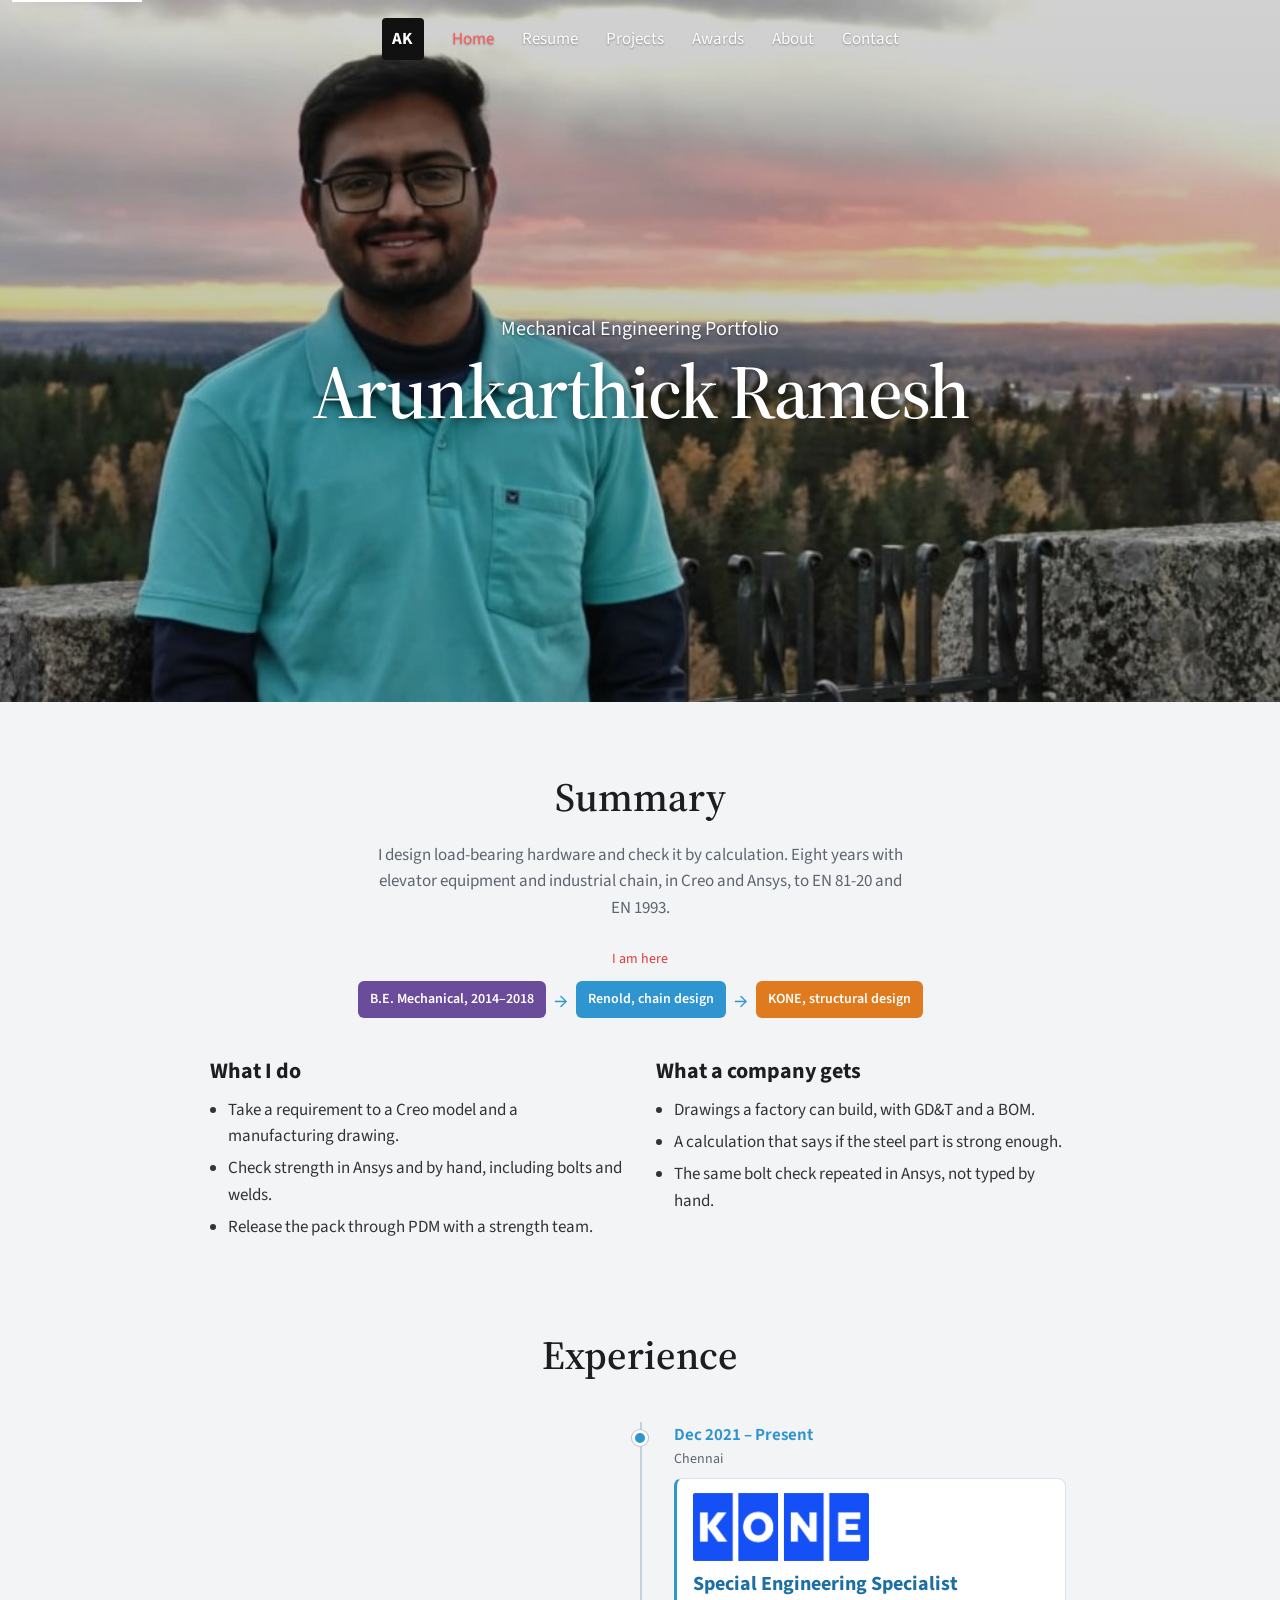
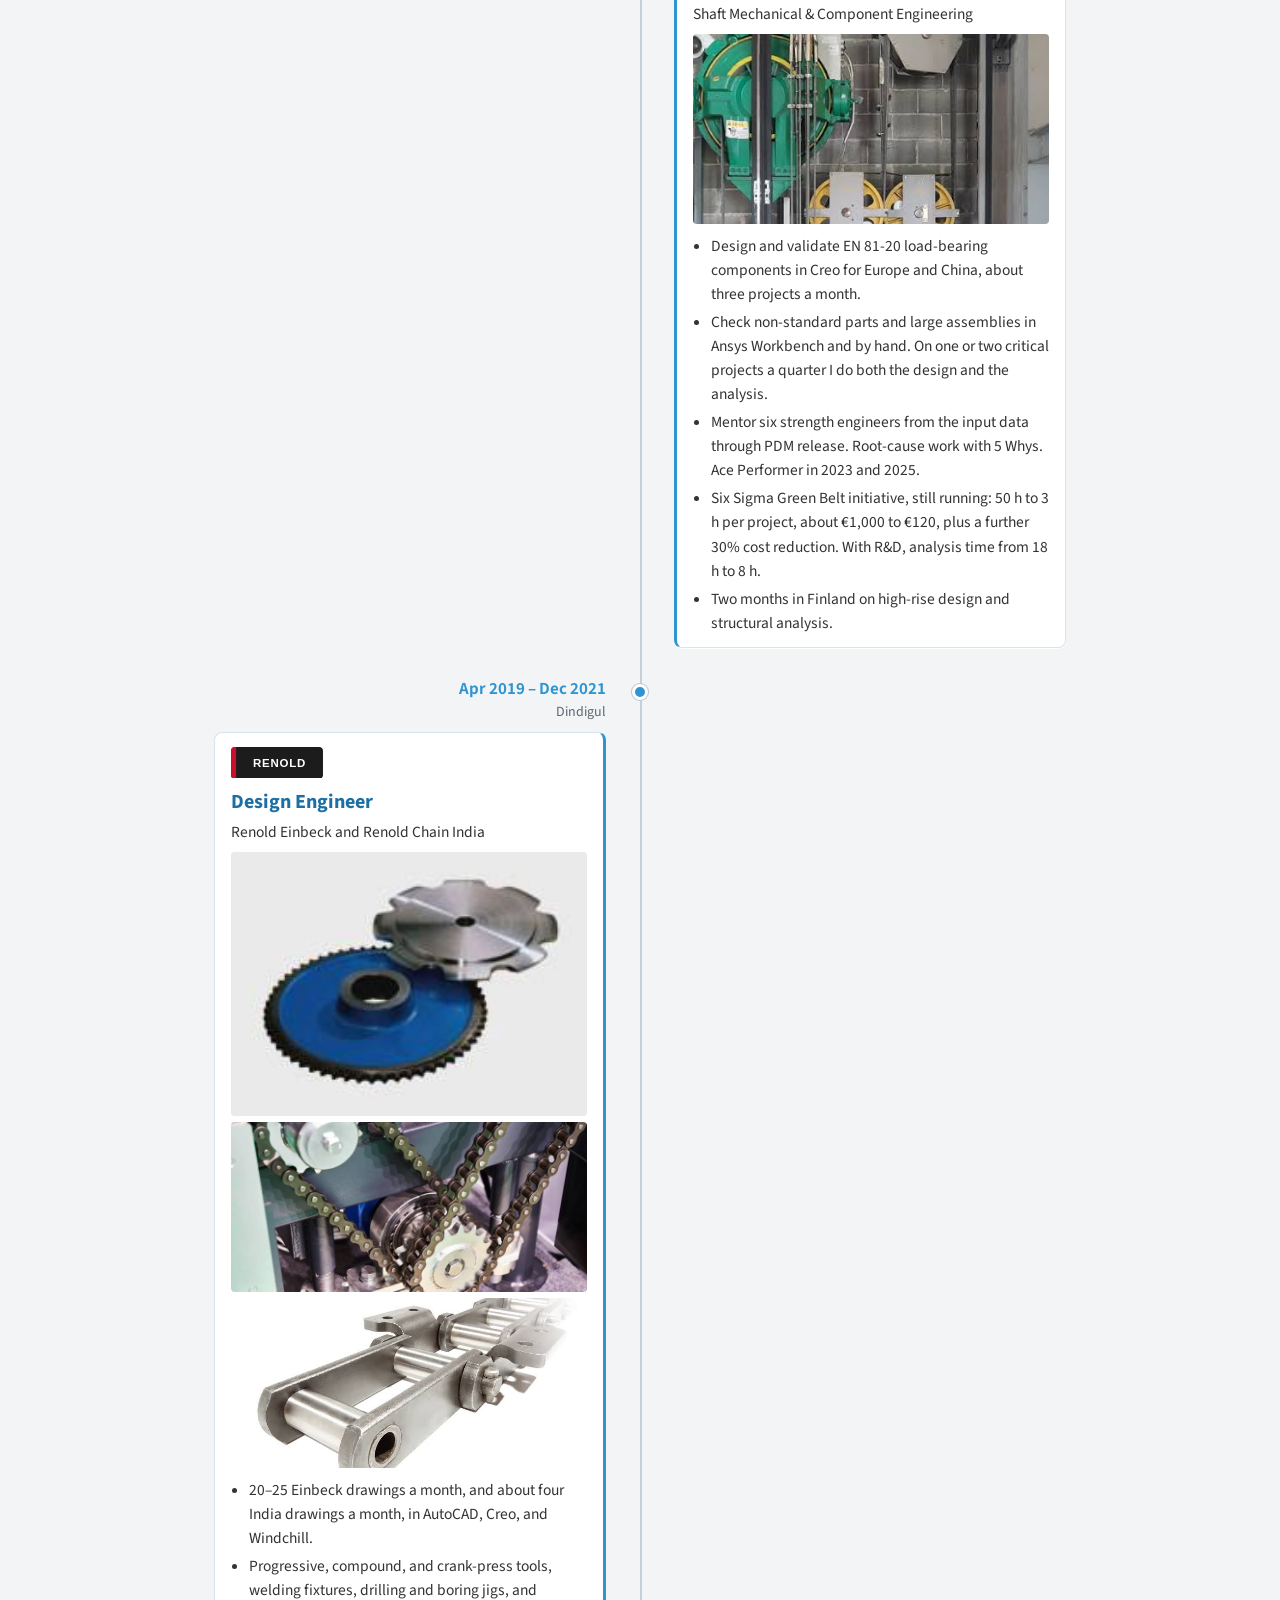
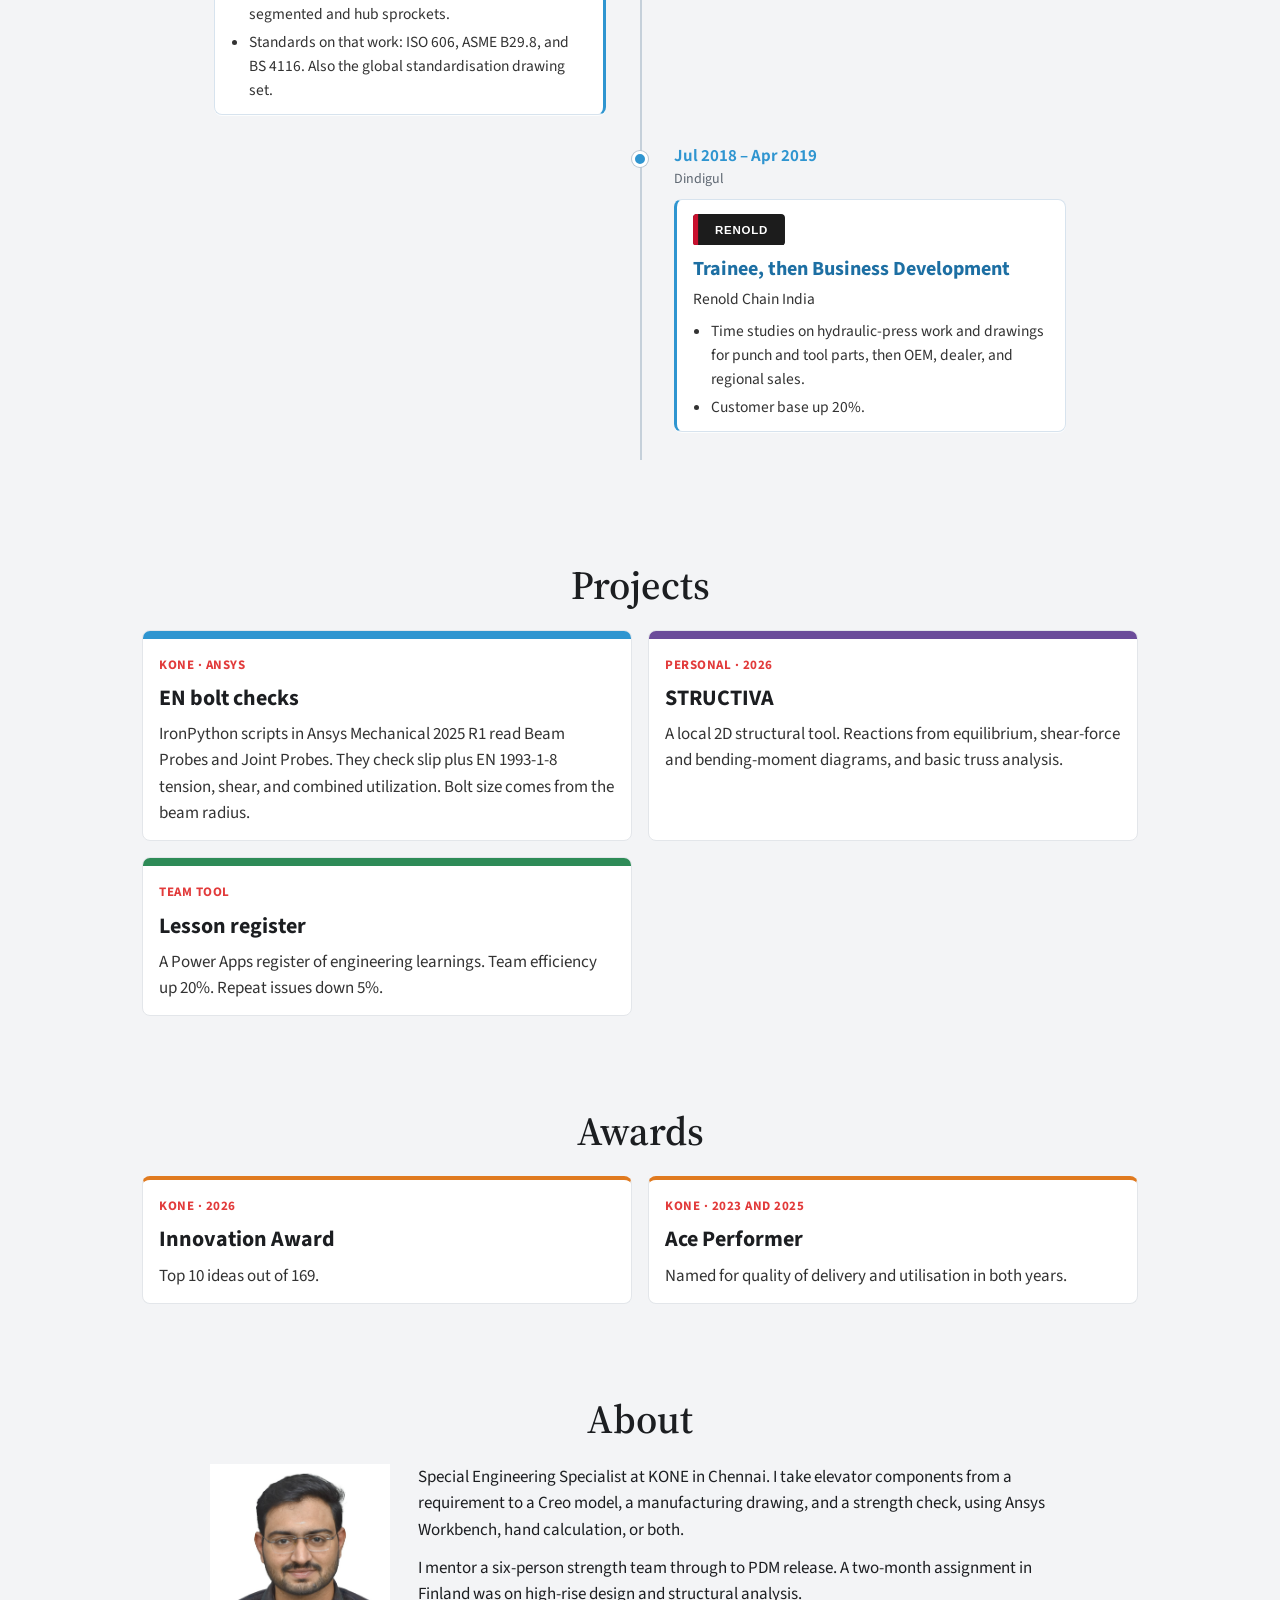
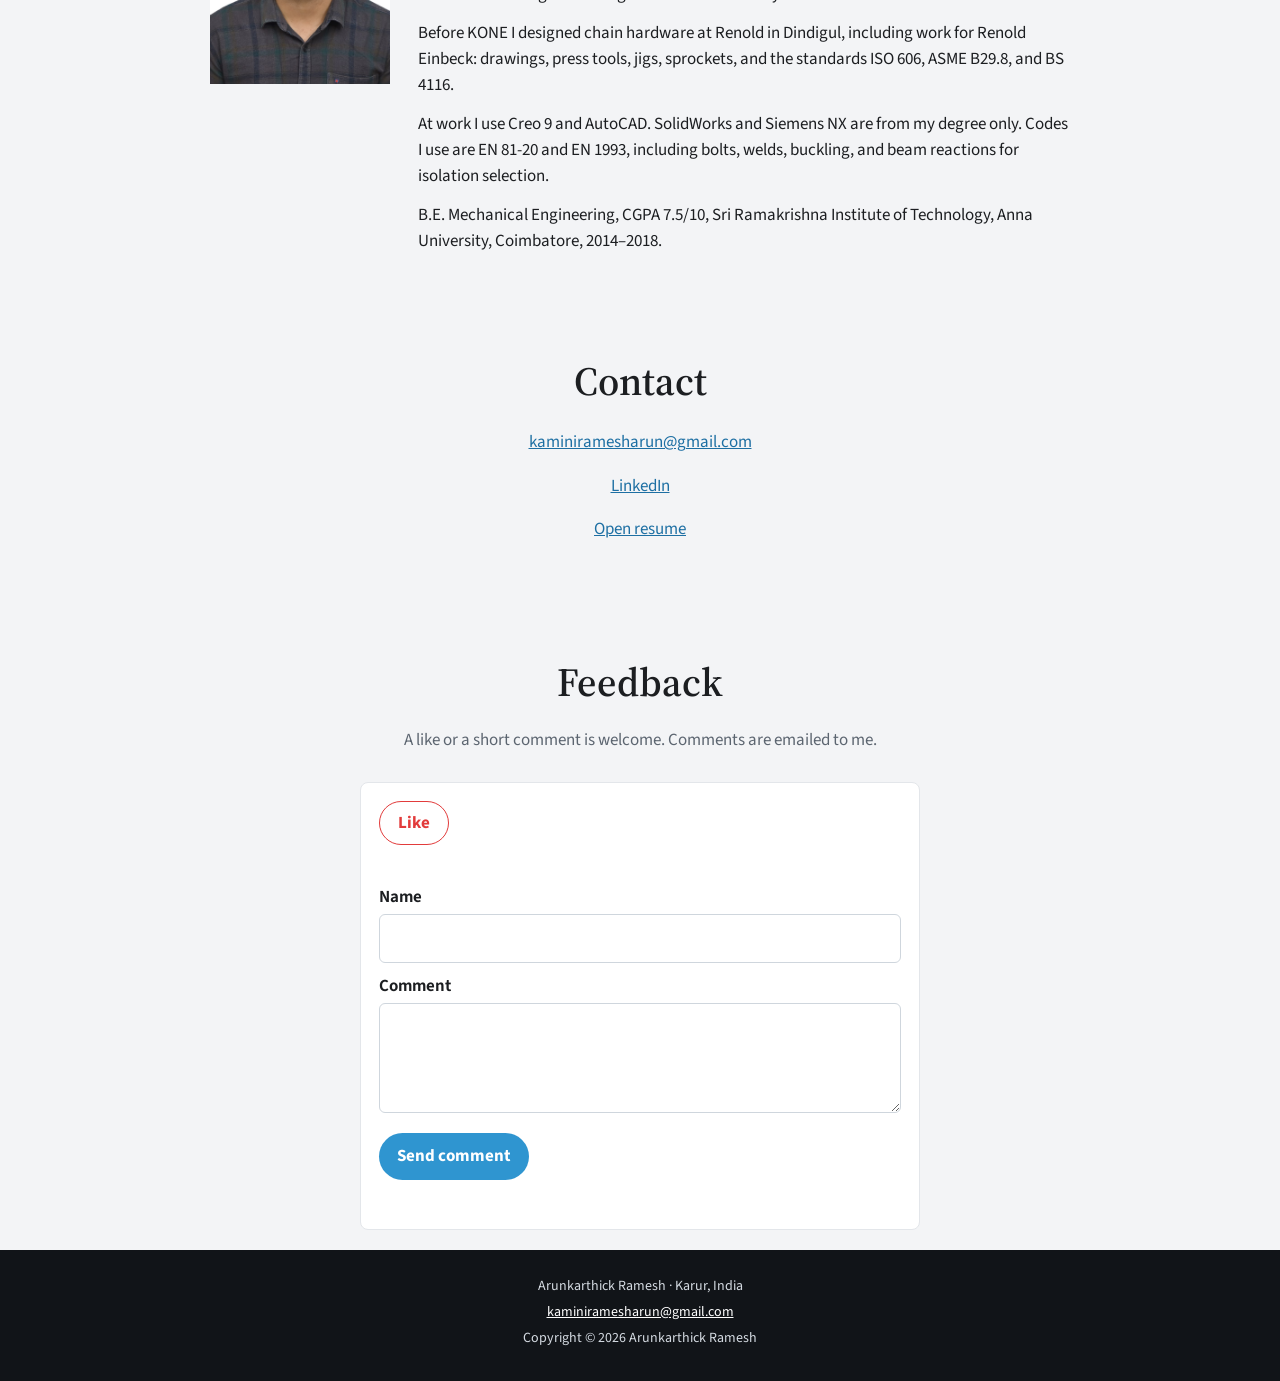
<file: index.html>
<!DOCTYPE html>
<html lang="en">
<head>
  <meta charset="utf-8">
  <meta name="viewport" content="width=device-width, initial-scale=1">
  <title>Mechanical Engineering Portfolio — Arunkarthick Ramesh</title>
  <meta name="description" content="Portfolio of Arunkarthick Ramesh, mechanical design and structural engineer. Creo, Ansys, EN 81-20, EN 1993.">
  <link rel="preconnect" href="https://fonts.googleapis.com">
  <link rel="preconnect" href="https://fonts.gstatic.com" crossorigin>
  <link href="https://fonts.googleapis.com/css2?family=IBM+Plex+Mono:wght@400;500&family=Source+Sans+3:wght@400;600;700&family=Source+Serif+4:opsz,wght@8..60,500;8..60,600&display=swap" rel="stylesheet">
  <link rel="stylesheet" href="css/styles.css">
  <link rel="icon" href="images/portrait.jpg">
</head>
<body>
  <a class="skip" href="#top">Skip to content</a>
  <header class="hero" id="top">
    <nav class="nav" aria-label="Primary">
      <a class="mark" href="#top" aria-label="Home">AK</a>
      <a href="#top" aria-current="page">Home</a>
      <a href="resume.html">Resume</a>
      <a href="#projects">Projects</a>
      <a href="#awards">Awards</a>
      <a href="#about">About</a>
      <a href="#contact">Contact</a>
    </nav>
    <div>
      <p>Mechanical Engineering Portfolio</p>
      <h1>Arunkarthick Ramesh</h1>
    </div>
  </header>

  <main>
    <section class="wrap" id="summary">
      <h2>Summary</h2>
      <p class="center">
        I design load-bearing hardware and check it by calculation.
        Eight years with elevator equipment and industrial chain, in Creo and Ansys, to EN 81-20 and EN 1993.
      </p>
      <p class="here">I am here</p>
      <div class="path" aria-label="Career path">
        <span class="pill study">B.E. Mechanical, 2014–2018</span>
        <span class="arrow" aria-hidden="true">→</span>
        <span class="pill renold">Renold, chain design</span>
        <span class="arrow" aria-hidden="true">→</span>
        <span class="pill now">KONE, structural design</span>
      </div>
      <div class="split">
        <div>
          <h3>What I do</h3>
          <ul>
            <li>Take a requirement to a Creo model and a manufacturing drawing.</li>
            <li>Check strength in Ansys and by hand, including bolts and welds.</li>
            <li>Release the pack through PDM with a strength team.</li>
          </ul>
        </div>
        <div>
          <h3>What a company gets</h3>
          <ul>
            <li>Drawings a factory can build, with GD&amp;T and a BOM.</li>
            <li>A calculation that says if the steel part is strong enough.</li>
            <li>The same bolt check repeated in Ansys, not typed by hand.</li>
          </ul>
        </div>
      </div>
    </section>

    <section class="wrap" id="experience">
      <h2>Experience</h2>
      <div class="timeline">
        <article class="item right">
          <span class="dot" aria-hidden="true"></span>
          <p class="when">Dec 2021 – Present</p>
          <p class="where">Chennai</p>
          <div class="card">
            <div class="card-head">
              <img class="brand-kone" src="images/logo-kone.png" alt="KONE">
              <div>
                <h3>Special Engineering Specialist</h3>
                <p>Shaft Mechanical &amp; Component Engineering</p>
              </div>
            </div>
            <figure class="shot">
              <img src="images/kone-shaft.png" alt="Elevator machine, ropes, and counterweight in a shaft">
            </figure>
            <ul>
              <li>Design and validate EN 81-20 load-bearing components in Creo for Europe and China, about three projects a month.</li>
              <li>Check non-standard parts and large assemblies in Ansys Workbench and by hand. On one or two critical projects a quarter I do both the design and the analysis.</li>
              <li>Mentor six strength engineers from the input data through PDM release. Root-cause work with 5 Whys. Ace Performer in 2023 and 2025.</li>
              <li>Six Sigma Green Belt initiative, still running: 50 h to 3 h per project, about €1,000 to €120, plus a further 30% cost reduction. With R&amp;D, analysis time from 18 h to 8 h.</li>
              <li>Two months in Finland on high-rise design and structural analysis.</li>
            </ul>
          </div>
        </article>
        <article class="item left">
          <span class="dot" aria-hidden="true"></span>
          <p class="when">Apr 2019 – Dec 2021</p>
          <p class="where">Dindigul</p>
          <div class="card">
            <div class="card-head">
              <img src="images/logo-renold.svg" alt="Renold">
              <div>
                <h3>Design Engineer</h3>
                <p>Renold Einbeck and Renold Chain India</p>
              </div>
            </div>
            <div class="shots">
              <img class="part" src="images/renold-sprocket.png" alt="Hub and segmented sprockets">
              <img class="scene" src="images/renold-transmission.png" alt="Chain transmission on a sprocket">
              <img class="scene" src="images/renold-chain.png" alt="Attachment chain">
            </div>
            <ul>
              <li>20–25 Einbeck drawings a month, and about four India drawings a month, in AutoCAD, Creo, and Windchill.</li>
              <li>Progressive, compound, and crank-press tools, welding fixtures, drilling and boring jigs, and segmented and hub sprockets.</li>
              <li>Standards on that work: ISO 606, ASME B29.8, and BS 4116. Also the global standardisation drawing set.</li>
            </ul>
          </div>
        </article>
        <article class="item right">
          <span class="dot" aria-hidden="true"></span>
          <p class="when">Jul 2018 – Apr 2019</p>
          <p class="where">Dindigul</p>
          <div class="card">
            <div class="card-head">
              <img src="images/logo-renold.svg" alt="Renold">
              <div>
                <h3>Trainee, then Business Development</h3>
                <p>Renold Chain India</p>
              </div>
            </div>
            <ul>
              <li>Time studies on hydraulic-press work and drawings for punch and tool parts, then OEM, dealer, and regional sales.</li>
              <li>Customer base up 20%.</li>
            </ul>
          </div>
        </article>
      </div>
    </section>

    <section class="wrap" id="projects">
      <h2>Projects</h2>
      <div class="projects">
        <article class="project">
          <div class="band"></div>
          <div class="body">
            <div class="tag">KONE · Ansys</div>
            <h3>EN bolt checks</h3>
            <p>IronPython scripts in Ansys Mechanical 2025 R1 read Beam Probes and Joint Probes. They check slip plus EN 1993-1-8 tension, shear, and combined utilization. Bolt size comes from the beam radius.</p>
          </div>
        </article>
        <article class="project personal">
          <div class="band"></div>
          <div class="body">
            <div class="tag">Personal · 2026</div>
            <h3>STRUCTIVA</h3>
            <p>A local 2D structural tool. Reactions from equilibrium, shear-force and bending-moment diagrams, and basic truss analysis.</p>
          </div>
        </article>
        <article class="project team">
          <div class="band"></div>
          <div class="body">
            <div class="tag">Team tool</div>
            <h3>Lesson register</h3>
            <p>A Power Apps register of engineering learnings. Team efficiency up 20%. Repeat issues down 5%.</p>
          </div>
        </article>
      </div>
    </section>

    <section class="wrap" id="awards">
      <h2>Awards</h2>
      <div class="awards">
        <article class="award">
          <div class="tag">KONE · 2026</div>
          <h3>Innovation Award</h3>
          <p>Top 10 ideas out of 169.</p>
        </article>
        <article class="award">
          <div class="tag">KONE · 2023 and 2025</div>
          <h3>Ace Performer</h3>
          <p>Named for quality of delivery and utilisation in both years.</p>
        </article>
      </div>
    </section>

    <section class="wrap" id="about">
      <h2>About</h2>
      <div class="about">
        <img src="images/portrait.jpg" alt="Portrait of Arunkarthick Ramesh">
        <div>
          <p>Special Engineering Specialist at KONE in Chennai. I take elevator components from a requirement to a Creo model, a manufacturing drawing, and a strength check, using Ansys Workbench, hand calculation, or both.</p>
          <p>I mentor a six-person strength team through to PDM release. A two-month assignment in Finland was on high-rise design and structural analysis.</p>
          <p>Before KONE I designed chain hardware at Renold in Dindigul, including work for Renold Einbeck: drawings, press tools, jigs, sprockets, and the standards ISO 606, ASME B29.8, and BS 4116.</p>
          <p>At work I use Creo 9 and AutoCAD. SolidWorks and Siemens NX are from my degree only. Codes I use are EN 81-20 and EN 1993, including bolts, welds, buckling, and beam reactions for isolation selection.</p>
          <p>B.E. Mechanical Engineering, CGPA 7.5/10, Sri Ramakrishna Institute of Technology, Anna University, Coimbatore, 2014–2018.</p>
        </div>
      </div>
    </section>

    <section class="wrap contact" id="contact">
      <h2>Contact</h2>
      <p><a href="mailto:kaminiramesharun@gmail.com">kaminiramesharun@gmail.com</a></p>
      <p><a href="https://www.linkedin.com/in/r-arun-karthick-445a8310a/" target="_blank" rel="noopener">LinkedIn</a></p>
      <p><a href="resume.html">Open resume</a></p>
    </section>

    <section class="wrap" id="feedback">
      <h2>Feedback</h2>
      <p class="center">A like or a short comment is welcome. Comments are emailed to me.</p>
      <div class="feedback-box">
        <button class="like" id="like" type="button" aria-pressed="false">Like</button>
        <p class="like-note" id="like-note"></p>
        <form id="note-form">
          <label for="note-name">Name</label>
          <input id="note-name" name="name" autocomplete="name" maxlength="80">
          <label for="note-body">Comment</label>
          <textarea id="note-body" name="message" required maxlength="2000"></textarea>
          <button class="send" type="submit">Send comment</button>
          <p class="note-status" id="note-status" role="status"></p>
        </form>
      </div>
    </section>
  </main>
  <script>
    (function () {
      var like = document.getElementById("like");
      var note = document.getElementById("like-note");
      var liked = localStorage.getItem("ak-like") === "1";
      function paintLike() {
        like.setAttribute("aria-pressed", liked ? "true" : "false");
        like.textContent = liked ? "Liked" : "Like";
        note.textContent = liked ? "Thank you. This like stays on this browser." : "";
      }
      paintLike();
      like.addEventListener("click", function () {
        liked = !liked;
        localStorage.setItem("ak-like", liked ? "1" : "0");
        paintLike();
      });

      var form = document.getElementById("note-form");
      var status = document.getElementById("note-status");
      form.addEventListener("submit", function (event) {
        event.preventDefault();
        var message = document.getElementById("note-body").value.trim();
        var name = document.getElementById("note-name").value.trim();
        if (!message) return;
        status.textContent = "Sending…";
        fetch("https://formsubmit.co/ajax/kaminiramesharun@gmail.com", {
          method: "POST",
          headers: { "Content-Type": "application/json", Accept: "application/json" },
          body: JSON.stringify({
            name: name || "Anonymous",
            message: message,
            _subject: "Portfolio feedback",
            _template: "table",
            _captcha: "false"
          })
        }).then(function (res) {
          if (!res.ok) throw new Error("send failed");
          form.reset();
          status.textContent = "Sent. Thank you.";
        }).catch(function () {
          status.textContent = "The page could not send that. Email kaminiramesharun@gmail.com instead.";
        });
      });
    })();
  </script>

  <footer class="site-footer">
    <p>Arunkarthick Ramesh · Karur, India</p>
    <p><a href="mailto:kaminiramesharun@gmail.com">kaminiramesharun@gmail.com</a></p>
    <p>Copyright © 2026 Arunkarthick Ramesh</p>
  </footer>
</body>
</html>
</file>
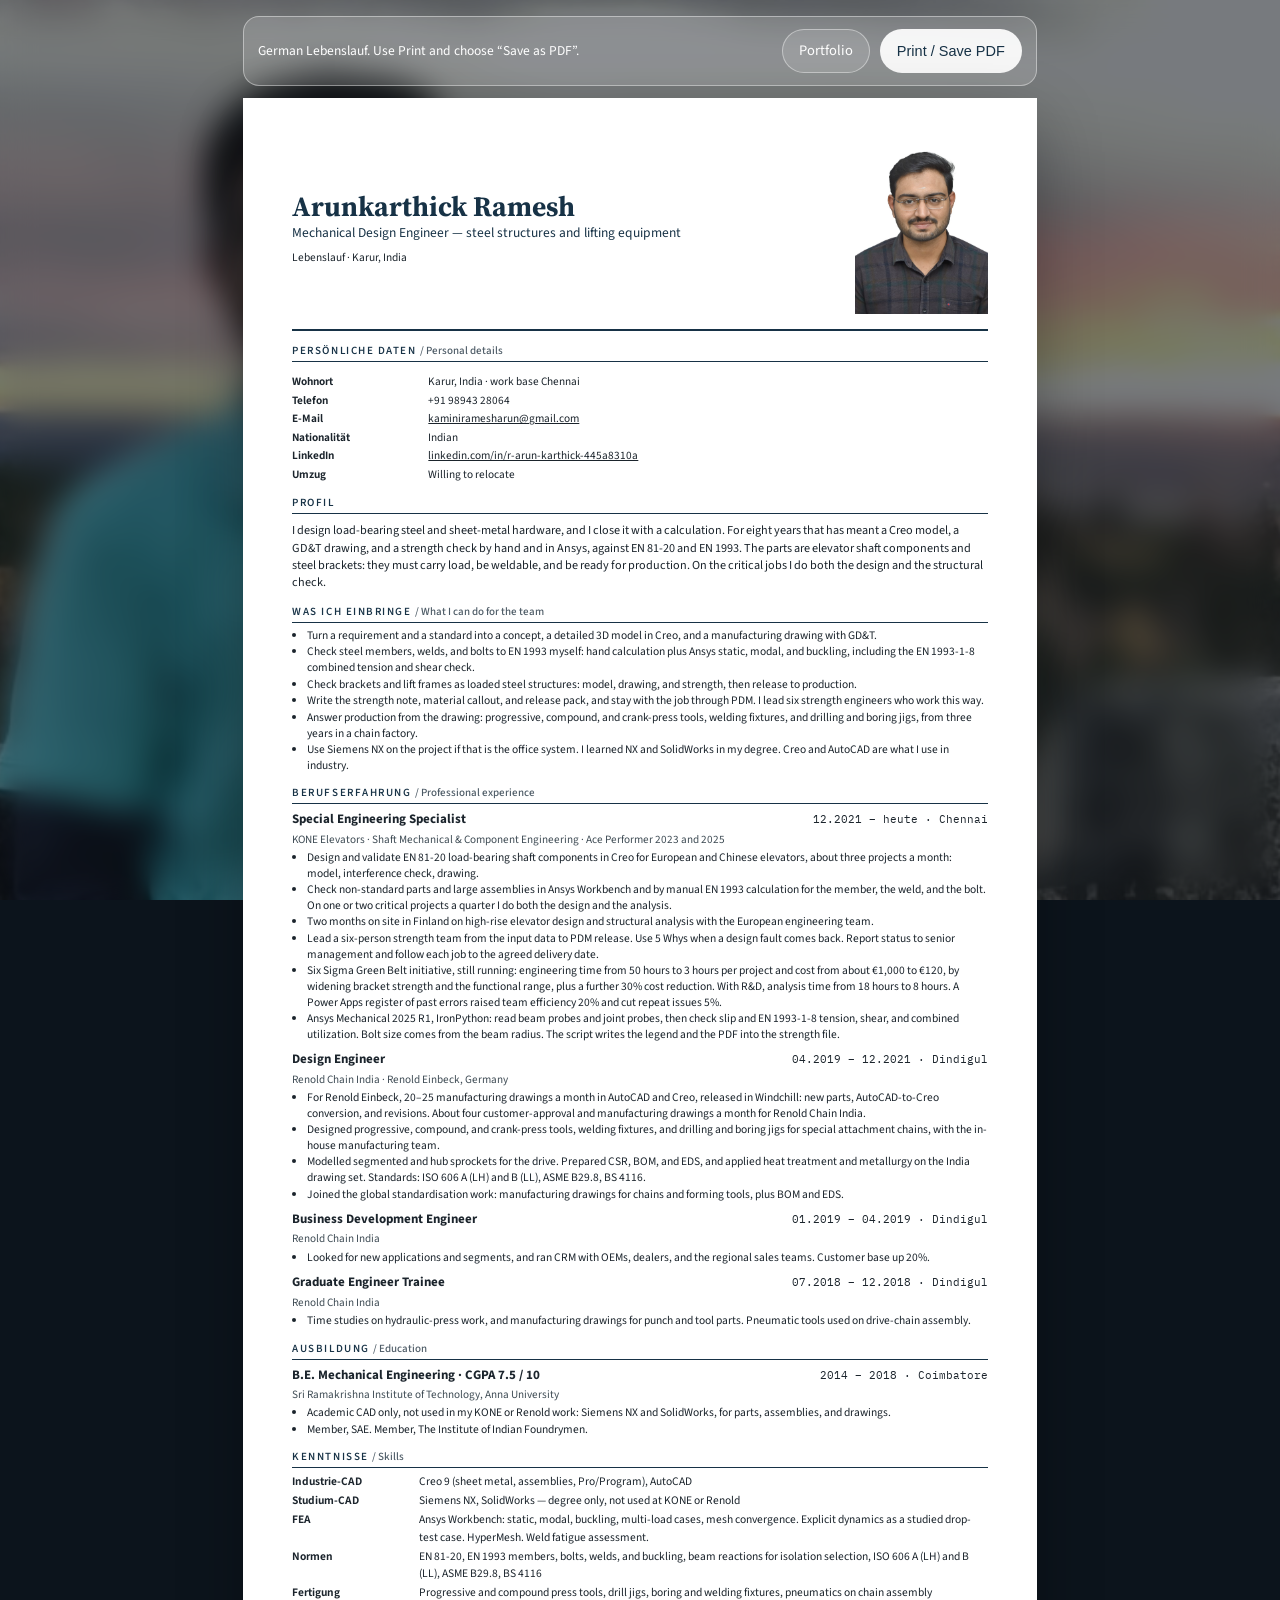
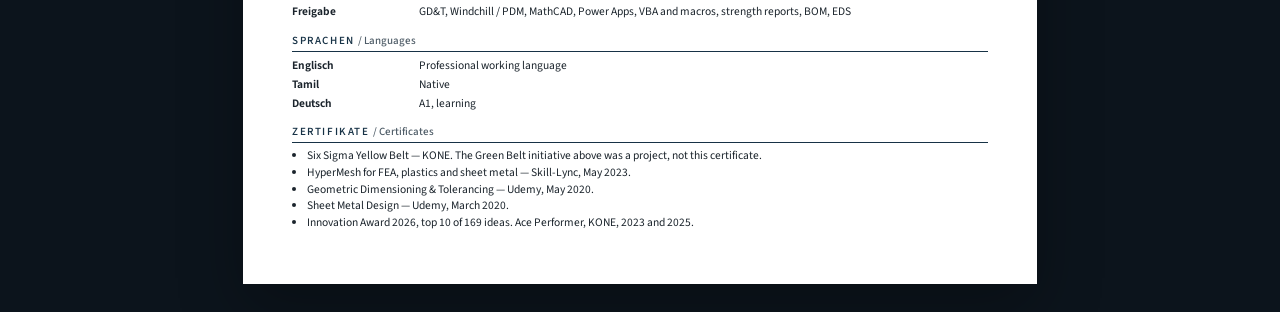
<file: resume.html>
<!DOCTYPE html>
<html lang="en">
<head>
  <meta charset="utf-8">
  <meta name="viewport" content="width=device-width, initial-scale=1">
  <title>Lebenslauf — Arunkarthick Ramesh</title>
  <link rel="preconnect" href="https://fonts.googleapis.com">
  <link rel="preconnect" href="https://fonts.gstatic.com" crossorigin>
  <link href="https://fonts.googleapis.com/css2?family=IBM+Plex+Mono:wght@400;500&family=Source+Sans+3:wght@400;600;700&family=Source+Serif+4:opsz,wght@8..60,560;8..60,650&display=swap" rel="stylesheet">
  <link rel="stylesheet" href="css/styles.css">
</head>
<body class="sheet-view">
  <div class="toolbar no-print">
    <p>German Lebenslauf. Use Print and choose “Save as PDF”.</p>
    <div class="actions">
      <a class="btn ghost" href="index.html">Portfolio</a>
      <button class="btn" type="button" onclick="window.print()">Print / Save PDF</button>
    </div>
  </div>

  <article class="sheet">
    <header class="cv-head">
      <div>
        <h1>Arunkarthick Ramesh</h1>
        <p class="role-line">Mechanical Design Engineer — steel structures and lifting equipment</p>
        <p class="contact">Lebenslauf · Karur, India</p>
      </div>
      <img class="cv-photo" src="images/portrait.jpg" alt="Portrait of Arunkarthick Ramesh">
    </header>

    <h2>Persönliche Daten <span class="en">/ Personal details</span></h2>
    <dl class="pdata">
      <dt>Wohnort</dt>
      <dd>Karur, India · work base Chennai</dd>
      <dt>Telefon</dt>
      <dd>+91 98943 28064</dd>
      <dt>E-Mail</dt>
      <dd><a href="mailto:kaminiramesharun@gmail.com">kaminiramesharun@gmail.com</a></dd>
      <dt>Nationalität</dt>
      <dd>Indian</dd>
      <dt>LinkedIn</dt>
      <dd><a href="https://www.linkedin.com/in/r-arun-karthick-445a8310a/">linkedin.com/in/r-arun-karthick-445a8310a</a></dd>
      <dt>Umzug</dt>
      <dd>Willing to relocate</dd>
    </dl>

    <h2>Profil</h2>
    <p class="summary">
      I design load-bearing steel and sheet-metal hardware, and I close it with a calculation.
      For eight years that has meant a Creo model, a GD&amp;T drawing, and a strength check
      by hand and in Ansys, against EN 81-20 and EN 1993. The parts are elevator shaft
      components and steel brackets: they must carry load, be weldable, and be ready
      for production. On the critical jobs I do both the design and the structural check.
    </p>

    <h2>Was ich einbringe <span class="en">/ What I can do for the team</span></h2>
    <ul class="compact">
      <li>Turn a requirement and a standard into a concept, a detailed 3D model in Creo, and a manufacturing drawing with GD&amp;T.</li>
      <li>Check steel members, welds, and bolts to EN 1993 myself: hand calculation plus Ansys static, modal, and buckling, including the EN 1993-1-8 combined tension and shear check.</li>
      <li>Check brackets and lift frames as loaded steel structures: model, drawing, and strength, then release to production.</li>
      <li>Write the strength note, material callout, and release pack, and stay with the job through PDM. I lead six strength engineers who work this way.</li>
      <li>Answer production from the drawing: progressive, compound, and crank-press tools, welding fixtures, and drilling and boring jigs, from three years in a chain factory.</li>
      <li>Use Siemens NX on the project if that is the office system. I learned NX and SolidWorks in my degree. Creo and AutoCAD are what I use in industry.</li>
    </ul>

    <h2>Berufserfahrung <span class="en">/ Professional experience</span></h2>

    <section class="entry">
      <div class="entry-top">
        <h3>Special Engineering Specialist</h3>
        <span class="dates">12.2021 – heute · Chennai</span>
      </div>
      <p class="meta">KONE Elevators · Shaft Mechanical &amp; Component Engineering · Ace Performer 2023 and 2025</p>
        <ul>
          <li>Design and validate EN 81-20 load-bearing shaft components in Creo for European and Chinese elevators, about three projects a month: model, interference check, drawing.</li>
          <li>Check non-standard parts and large assemblies in Ansys Workbench and by manual EN 1993 calculation for the member, the weld, and the bolt. On one or two critical projects a quarter I do both the design and the analysis.</li>
          <li>Two months on site in Finland on high-rise elevator design and structural analysis with the European engineering team.</li>
          <li>Lead a six-person strength team from the input data to PDM release. Use 5 Whys when a design fault comes back. Report status to senior management and follow each job to the agreed delivery date.</li>
          <li>Six Sigma Green Belt initiative, still running: engineering time from 50 hours to 3 hours per project and cost from about €1,000 to €120, by widening bracket strength and the functional range, plus a further 30% cost reduction. With R&amp;D, analysis time from 18 hours to 8 hours. A Power Apps register of past errors raised team efficiency 20% and cut repeat issues 5%.</li>
          <li>Ansys Mechanical 2025 R1, IronPython: read beam probes and joint probes, then check slip and EN 1993-1-8 tension, shear, and combined utilization. Bolt size comes from the beam radius. The script writes the legend and the PDF into the strength file.</li>
      </ul>
    </section>

    <section class="entry">
      <div class="entry-top">
        <h3>Design Engineer</h3>
        <span class="dates">04.2019 – 12.2021 · Dindigul</span>
      </div>
      <p class="meta">Renold Chain India · Renold Einbeck, Germany</p>
        <ul>
          <li>For Renold Einbeck, 20–25 manufacturing drawings a month in AutoCAD and Creo, released in Windchill: new parts, AutoCAD-to-Creo conversion, and revisions. About four customer-approval and manufacturing drawings a month for Renold Chain India.</li>
          <li>Designed progressive, compound, and crank-press tools, welding fixtures, and drilling and boring jigs for special attachment chains, with the in-house manufacturing team.</li>
          <li>Modelled segmented and hub sprockets for the drive. Prepared CSR, BOM, and EDS, and applied heat treatment and metallurgy on the India drawing set. Standards: ISO 606 A (LH) and B (LL), ASME B29.8, BS 4116.</li>
          <li>Joined the global standardisation work: manufacturing drawings for chains and forming tools, plus BOM and EDS.</li>
      </ul>
    </section>

    <section class="entry">
      <div class="entry-top">
        <h3>Business Development Engineer</h3>
        <span class="dates">01.2019 – 04.2019 · Dindigul</span>
      </div>
      <p class="meta">Renold Chain India</p>
      <ul>
        <li>Looked for new applications and segments, and ran CRM with OEMs, dealers, and the regional sales teams. Customer base up 20%.</li>
      </ul>
    </section>

    <section class="entry">
      <div class="entry-top">
        <h3>Graduate Engineer Trainee</h3>
        <span class="dates">07.2018 – 12.2018 · Dindigul</span>
      </div>
      <p class="meta">Renold Chain India</p>
      <ul>
        <li>Time studies on hydraulic-press work, and manufacturing drawings for punch and tool parts. Pneumatic tools used on drive-chain assembly.</li>
      </ul>
    </section>

    <h2>Ausbildung <span class="en">/ Education</span></h2>
    <section class="entry">
      <div class="entry-top">
        <h3>B.E. Mechanical Engineering · CGPA 7.5 / 10</h3>
        <span class="dates">2014 – 2018 · Coimbatore</span>
      </div>
      <p class="meta">Sri Ramakrishna Institute of Technology, Anna University</p>
      <ul>
        <li>Academic CAD only, not used in my KONE or Renold work: Siemens NX and SolidWorks, for parts, assemblies, and drawings.</li>
        <li>Member, SAE. Member, The Institute of Indian Foundrymen.</li>
      </ul>
    </section>

    <h2>Kenntnisse <span class="en">/ Skills</span></h2>
    <div class="skill-row"><strong>Industrie-CAD</strong><span>Creo 9 (sheet metal, assemblies, Pro/Program), AutoCAD</span></div>
    <div class="skill-row"><strong>Studium-CAD</strong><span>Siemens NX, SolidWorks — degree only, not used at KONE or Renold</span></div>
    <div class="skill-row"><strong>FEA</strong><span>Ansys Workbench: static, modal, buckling, multi-load cases, mesh convergence. Explicit dynamics as a studied drop-test case. HyperMesh. Weld fatigue assessment.</span></div>
    <div class="skill-row"><strong>Normen</strong><span>EN 81-20, EN 1993 members, bolts, welds, and buckling, beam reactions for isolation selection, ISO 606 A (LH) and B (LL), ASME B29.8, BS 4116</span></div>
    <div class="skill-row"><strong>Fertigung</strong><span>Progressive and compound press tools, drill jigs, boring and welding fixtures, pneumatics on chain assembly</span></div>
    <div class="skill-row"><strong>Freigabe</strong><span>GD&amp;T, Windchill / PDM, MathCAD, Power Apps, VBA and macros, strength reports, BOM, EDS</span></div>

    <h2>Sprachen <span class="en">/ Languages</span></h2>
    <div class="skill-row"><strong>Englisch</strong><span>Professional working language</span></div>
    <div class="skill-row"><strong>Tamil</strong><span>Native</span></div>
    <div class="skill-row"><strong>Deutsch</strong><span>A1, learning</span></div>

    <h2>Zertifikate <span class="en">/ Certificates</span></h2>
    <ul class="compact">
      <li>Six Sigma Yellow Belt — KONE. The Green Belt initiative above was a project, not this certificate.</li>
      <li>HyperMesh for FEA, plastics and sheet metal — Skill-Lync, May 2023.</li>
      <li>Geometric Dimensioning &amp; Tolerancing — Udemy, May 2020.</li>
      <li>Sheet Metal Design — Udemy, March 2020.</li>
      <li>Innovation Award 2026, top 10 of 169 ideas. Ace Performer, KONE, 2023 and 2025.</li>
    </ul>
  </article>
</body>
</html>
</file>
<file: css/styles.css>
:root {
  --bg: #f3f4f6;
  --paper: #ffffff;
  --ink: #1c1e21;
  --muted: #5c6570;
  --line: #e3e6ea;
  --blue: #2f95d0;
  --blue-dark: #1d6fa3;
  --hot: #e23b3b;
  --sans: "Source Sans 3", "Segoe UI", sans-serif;
  --serif: "Source Serif 4", Georgia, serif;
}

* { box-sizing: border-box; }
html { scroll-behavior: smooth; }
body {
  margin: 0;
  color: var(--ink);
  background: var(--bg);
  font-family: var(--sans);
  font-size: 17px;
  line-height: 1.55;
}
a { color: inherit; }
img { max-width: 100%; display: block; }
.skip {
  position: absolute;
  left: 12px;
  top: -40px;
  background: white;
  padding: 8px 12px;
  z-index: 5;
}
.skip:focus { top: 12px; }
:focus-visible {
  outline: 2px solid var(--blue);
  outline-offset: 3px;
}

.nav {
  position: absolute;
  top: 0;
  left: 0;
  right: 0;
  z-index: 2;
  display: flex;
  align-items: center;
  justify-content: center;
  gap: 28px;
  padding: 18px 24px 0;
}
.mark {
  width: 42px;
  height: 42px;
  border-radius: 4px;
  background: #111;
  color: white;
  display: grid;
  place-items: center;
  font-weight: 700;
  letter-spacing: 0.04em;
  text-decoration: none;
}
.nav a {
  color: white;
  text-decoration: none;
  font-size: 17px;
  text-shadow: 0 1px 2px rgba(0, 0, 0, 0.35);
}
.nav a[aria-current="page"] { color: #ff5a5a; }

.hero {
  min-height: 78vh;
  display: grid;
  place-items: center;
  text-align: center;
  color: white;
  background:
    linear-gradient(180deg, rgba(0, 0, 0, 0.18), rgba(0, 0, 0, 0.28)),
    url("../images/cover.jpg") center 42% / cover no-repeat;
  padding: 120px 20px 80px;
}
.hero p {
  margin: 0 0 8px;
  font-size: 20px;
  text-shadow: 0 1px 2px rgba(0, 0, 0, 0.4);
}
.hero h1 {
  margin: 0;
  font-family: var(--serif);
  font-weight: 560;
  font-size: clamp(48px, 7vw, 76px);
  letter-spacing: -0.03em;
  line-height: 1;
  text-shadow: 0 2px 8px rgba(0, 0, 0, 0.35);
}

.wrap { max-width: 1040px; margin: 0 auto; padding: 64px 22px 20px; }
h2 {
  font-family: var(--serif);
  font-size: 40px;
  font-weight: 560;
  text-align: center;
  margin: 0 0 14px;
}
.center { text-align: center; color: var(--muted); max-width: 68ch; margin: 0 auto 28px; }

.path {
  display: flex;
  flex-wrap: wrap;
  justify-content: center;
  align-items: center;
  gap: 8px;
  margin: 10px 0 36px;
}
.pill {
  border-radius: 6px;
  padding: 8px 12px;
  color: white;
  font-size: 14px;
  font-weight: 600;
}
.pill.study { background: #6b4c9a; }
.pill.renold { background: #2f95d0; }
.pill.now { background: #e07a1f; }
.path .arrow { color: var(--blue); font-size: 22px; }
.here { text-align: center; color: var(--hot); font-size: 14px; margin: 0 0 6px; }

.split {
  display: grid;
  grid-template-columns: 1fr 1fr;
  gap: 32px;
  max-width: 860px;
  margin: 0 auto;
}
.split h3 { margin: 0 0 8px; font-size: 22px; }
.split ul { margin: 0; padding-left: 18px; color: #333; }
.split li + li { margin-top: 6px; }

.timeline { position: relative; max-width: 920px; margin: 36px auto 10px; }
.timeline::before {
  content: "";
  position: absolute;
  left: 50%;
  top: 0;
  bottom: 0;
  width: 2px;
  background: #c5d0da;
}
.item {
  width: 50%;
  padding: 0 34px 28px;
  position: relative;
}
.item.right { margin-left: 50%; }
.item.left { text-align: right; }
.dot {
  position: absolute;
  top: 8px;
  width: 16px;
  height: 16px;
  border-radius: 50%;
  background: var(--blue);
  border: 3px solid white;
  box-shadow: 0 0 0 1px #b7c6d2;
}
.item.right .dot { left: -8px; }
.item.left .dot { right: -8px; }
.when { color: var(--blue); font-weight: 650; margin: 0; }
.where { color: var(--muted); font-size: 14px; margin: 0 0 8px; }
.card {
  background: white;
  border: 1px solid #d7e3ee;
  border-radius: 8px;
  padding: 14px 16px 12px;
  text-align: left;
  box-shadow: 0 1px 0 rgba(255, 255, 255, 0.8);
}
.item.right .card { border-left: 3px solid var(--blue); }
.item.left .card { border-right: 3px solid var(--blue); }
.card-head { margin-bottom: 8px; }
.card-head img {
  width: 92px;
  height: 32px;
  object-fit: contain;
  object-position: left center;
  margin: 0 0 8px;
  border-radius: 4px;
}
.card-head img.brand-kone {
  width: 176px;
  height: auto;
  border-radius: 2px;
}
.shot, .shots { margin: 0 0 10px; }
.shot img, .shots img {
  width: 100%;
  display: block;
  border-radius: 4px;
  background: #f3f4f6;
}
.shot img { height: 190px; object-fit: cover; object-position: center 28%; }
.shots { display: grid; gap: 6px; }
.shots img.part { height: auto; object-fit: contain; }
.shots img.scene { height: 170px; object-fit: cover; object-position: center; }
.card-head h3 { margin: 0 0 2px; color: var(--blue-dark); font-size: 20px; }
.card-head p { margin: 0; }
.card p, .card li { color: #333; font-size: 15.5px; }
.card ul { margin: 0; padding-left: 18px; }
.card li + li { margin-top: 4px; }

.projects { display: grid; grid-template-columns: 1fr 1fr; gap: 16px; }
.project {
  background: white;
  border-radius: 8px;
  overflow: hidden;
  border: 1px solid var(--line);
  text-decoration: none;
  color: inherit;
  display: block;
}
.project .band {
  height: 8px;
  background: var(--blue);
}
.project.personal .band { background: #6b4c9a; }
.project.team .band { background: #2e8b57; }
.project.award .band { background: #e07a1f; }
.project div.body { padding: 16px 16px 14px; }
.project .tag {
  color: var(--hot);
  font-size: 13px;
  font-weight: 700;
  letter-spacing: 0.04em;
  text-transform: uppercase;
}
.project h3 { margin: 6px 0; font-size: 22px; }
.project p { margin: 0; color: #333; }
.project .shot {
  width: 100%;
  height: 150px;
  object-fit: cover;
  background: #e7edf2;
}

.awards { display: grid; grid-template-columns: 1fr 1fr; gap: 16px; }
.award {
  background: white;
  border: 1px solid var(--line);
  border-radius: 8px;
  padding: 16px 16px 14px;
  border-top: 4px solid #e07a1f;
}
.award h3 { margin: 6px 0; font-size: 22px; }
.award p { margin: 0; color: #333; }
.award .tag {
  color: var(--hot);
  font-size: 13px;
  font-weight: 700;
  letter-spacing: 0.04em;
  text-transform: uppercase;
}

.feedback-box {
  max-width: 560px;
  margin: 0 auto;
  background: white;
  border: 1px solid var(--line);
  border-radius: 8px;
  padding: 18px 18px 16px;
}
.like {
  border: 1px solid var(--hot);
  background: white;
  color: var(--hot);
  border-radius: 999px;
  padding: 8px 18px;
  font: inherit;
  font-weight: 700;
  cursor: pointer;
}
.like[aria-pressed="true"] { background: var(--hot); color: white; }
.like-note { margin: 8px 0 14px; color: var(--muted); font-size: 14px; min-height: 1.2em; }
.feedback-box label { display: block; font-weight: 650; margin: 10px 0 4px; }
.feedback-box input,
.feedback-box textarea {
  width: 100%;
  border: 1px solid #cfd6dd;
  border-radius: 6px;
  padding: 10px 12px;
  font: inherit;
  color: var(--ink);
  background: white;
}
.feedback-box textarea { min-height: 110px; resize: vertical; }
.send {
  margin-top: 12px;
  border: 0;
  border-radius: 999px;
  padding: 10px 18px;
  background: var(--blue);
  color: white;
  font: inherit;
  font-weight: 700;
  cursor: pointer;
}
.note-status { margin: 10px 0 0; min-height: 1.4em; }

.about {
  display: grid;
  grid-template-columns: 180px 1fr;
  gap: 28px;
  align-items: start;
  max-width: 860px;
  margin: 0 auto;
}
.about img {
  width: 180px;
  height: 220px;
  object-fit: cover;
  object-position: center 12%;
  background: white;
}
.about p { margin: 0 0 12px; }

.contact {
  text-align: center;
  padding-bottom: 28px;
}
.contact a { color: var(--blue-dark); }

.site-footer {
  background: #111418;
  color: #d5dbe2;
  text-align: center;
  padding: 22px 16px 28px;
  font-size: 14px;
}
.site-footer a { color: white; }
.site-footer p { margin: 4px 0; }

@media (max-width: 800px) {
  .nav { gap: 14px; flex-wrap: wrap; justify-content: flex-start; }
  .split, .projects, .awards, .about { grid-template-columns: 1fr; }
  .timeline::before { left: 8px; }
  .item, .item.right, .item.left {
    width: 100%;
    margin: 0;
    padding: 0 0 22px 28px;
    text-align: left;
  }
  .item.right .dot, .item.left .dot { left: 0; right: auto; }
  .about img { width: 140px; height: 170px; }
}

/* German résumé. Kept separate so the portfolio page can change without breaking print. */
.sheet-view {
  color: #1b242c;
  background: #0c141c url("../images/cover.jpg") center 30% / cover fixed;
  min-height: 100vh;
}
.sheet-view::before {
  content: "";
  position: fixed;
  inset: 0;
  background: rgba(8, 14, 20, 0.55);
  backdrop-filter: blur(16px);
}
.toolbar {
  position: relative;
  width: min(210mm, calc(100% - 24px));
  margin: 16px auto 12px;
  padding: 12px 14px;
  display: flex;
  justify-content: space-between;
  gap: 12px;
  align-items: center;
  border-radius: 16px;
  background: rgba(255, 255, 255, 0.16);
  border: 1px solid rgba(255, 255, 255, 0.42);
  color: white;
}
.toolbar p { margin: 0; font-size: 13.5px; max-width: 62ch; }
.toolbar .actions { display: flex; gap: 10px; }
.btn {
  display: inline-flex;
  align-items: center;
  text-decoration: none;
  border-radius: 999px;
  padding: 10px 16px;
  background: rgba(255, 255, 255, 0.92);
  color: #173246;
  border: 1px solid transparent;
  font-size: 14.5px;
  cursor: pointer;
}
.btn.ghost {
  background: rgba(255, 255, 255, 0.12);
  color: white;
  border-color: rgba(255, 255, 255, 0.42);
}
.sheet {
  position: relative;
  width: 210mm;
  min-height: 297mm;
  margin: 0 auto 28px;
  background: white;
  color: #1b242c;
  padding: 12mm 13mm 14mm;
  box-shadow: 0 24px 60px rgba(0, 0, 0, 0.28);
}
.cv-head {
  display: grid;
  grid-template-columns: 1fr 35mm;
  gap: 6mm;
  align-items: center;
  padding-bottom: 4mm;
  border-bottom: 2.5px solid #173246;
}
.cv-photo {
  width: 35mm;
  height: 45mm;
  object-fit: cover;
  object-position: center 12%;
  justify-self: end;
  background: #e9eef2;
}
.cv-head h1 {
  font-family: var(--serif);
  font-size: 28px;
  line-height: 1;
  margin: 0 0 3px;
  color: #173246;
  text-align: left;
}
.role-line { margin: 0 0 6px; font-size: 13.5px; color: #173246; }
.sheet .contact { margin: 0; font-size: 11.4px; line-height: 1.45; text-align: left; padding: 0; }
.sheet .contact a { color: #173246; text-decoration: none; }
.summary { font-size: 12.2px; line-height: 1.42; margin: 8px 0 0; text-align: left; }
.sheet h2 {
  font-family: var(--sans);
  font-size: 11px;
  letter-spacing: 0.14em;
  text-transform: uppercase;
  color: #173246;
  text-align: left;
  margin: 11px 0 5px;
  padding-bottom: 2px;
  border-bottom: 1px solid #173246;
}
.sheet h2 .en { letter-spacing: 0; text-transform: none; font-weight: 500; color: #4d5b66; }
.pdata {
  display: grid;
  grid-template-columns: 32mm 1fr;
  gap: 1px 4mm;
  margin: 3mm 0 0;
  font-size: 11.3px;
}
.pdata dt { margin: 0; font-weight: 650; }
.pdata dd { margin: 0; }
.skill-row { display: grid; grid-template-columns: 32mm 1fr; gap: 6px; font-size: 11.5px; margin: 1px 0; }
.skill-row strong { font-weight: 650; }
.entry { margin: 0 0 7px; break-inside: avoid; }
.entry-top { display: flex; justify-content: space-between; gap: 10px; align-items: baseline; }
.entry h3 { font-size: 13px; margin: 0; }
.entry .meta { font-size: 11.2px; color: #3e4b54; margin: 1px 0 2px; }
.dates { font-family: "IBM Plex Mono", ui-monospace, monospace; font-size: 10.5px; white-space: nowrap; }
.entry ul, .compact { margin: 0; padding-left: 15px; }
.entry li, .compact li { font-size: 11.5px; line-height: 1.36; margin: 1px 0; }
.sheet h2, .entry-top { break-after: avoid; }

@media screen and (max-width: 860px) {
  .sheet, .toolbar { width: auto; margin-left: 12px; margin-right: 12px; }
  .sheet { padding: 18px 14px 28px; }
  .cv-head, .entry-top, .pdata { display: block; }
  .pdata dt { margin-top: 6px; }
  .cv-photo { margin-bottom: 10px; }
}

@media print {
  .sheet-view { background: white; }
  .sheet-view::before, .toolbar { display: none !important; }
  .sheet { width: auto; min-height: 0; margin: 0; box-shadow: none; padding: 0; }
  a { text-decoration: none; }
  @page {
    size: A4;
    margin: 11mm 12mm 13mm;
    @bottom-left {
      content: "Arunkarthick Ramesh  ·  Mechanical Design Engineer";
      font-family: "Source Sans 3", sans-serif;
      font-size: 9px;
      color: #555;
    }
    @bottom-right {
      content: counter(page) " / " counter(pages);
      font-family: "IBM Plex Mono", monospace;
      font-size: 9px;
      color: #555;
    }
  }
}
</file>
